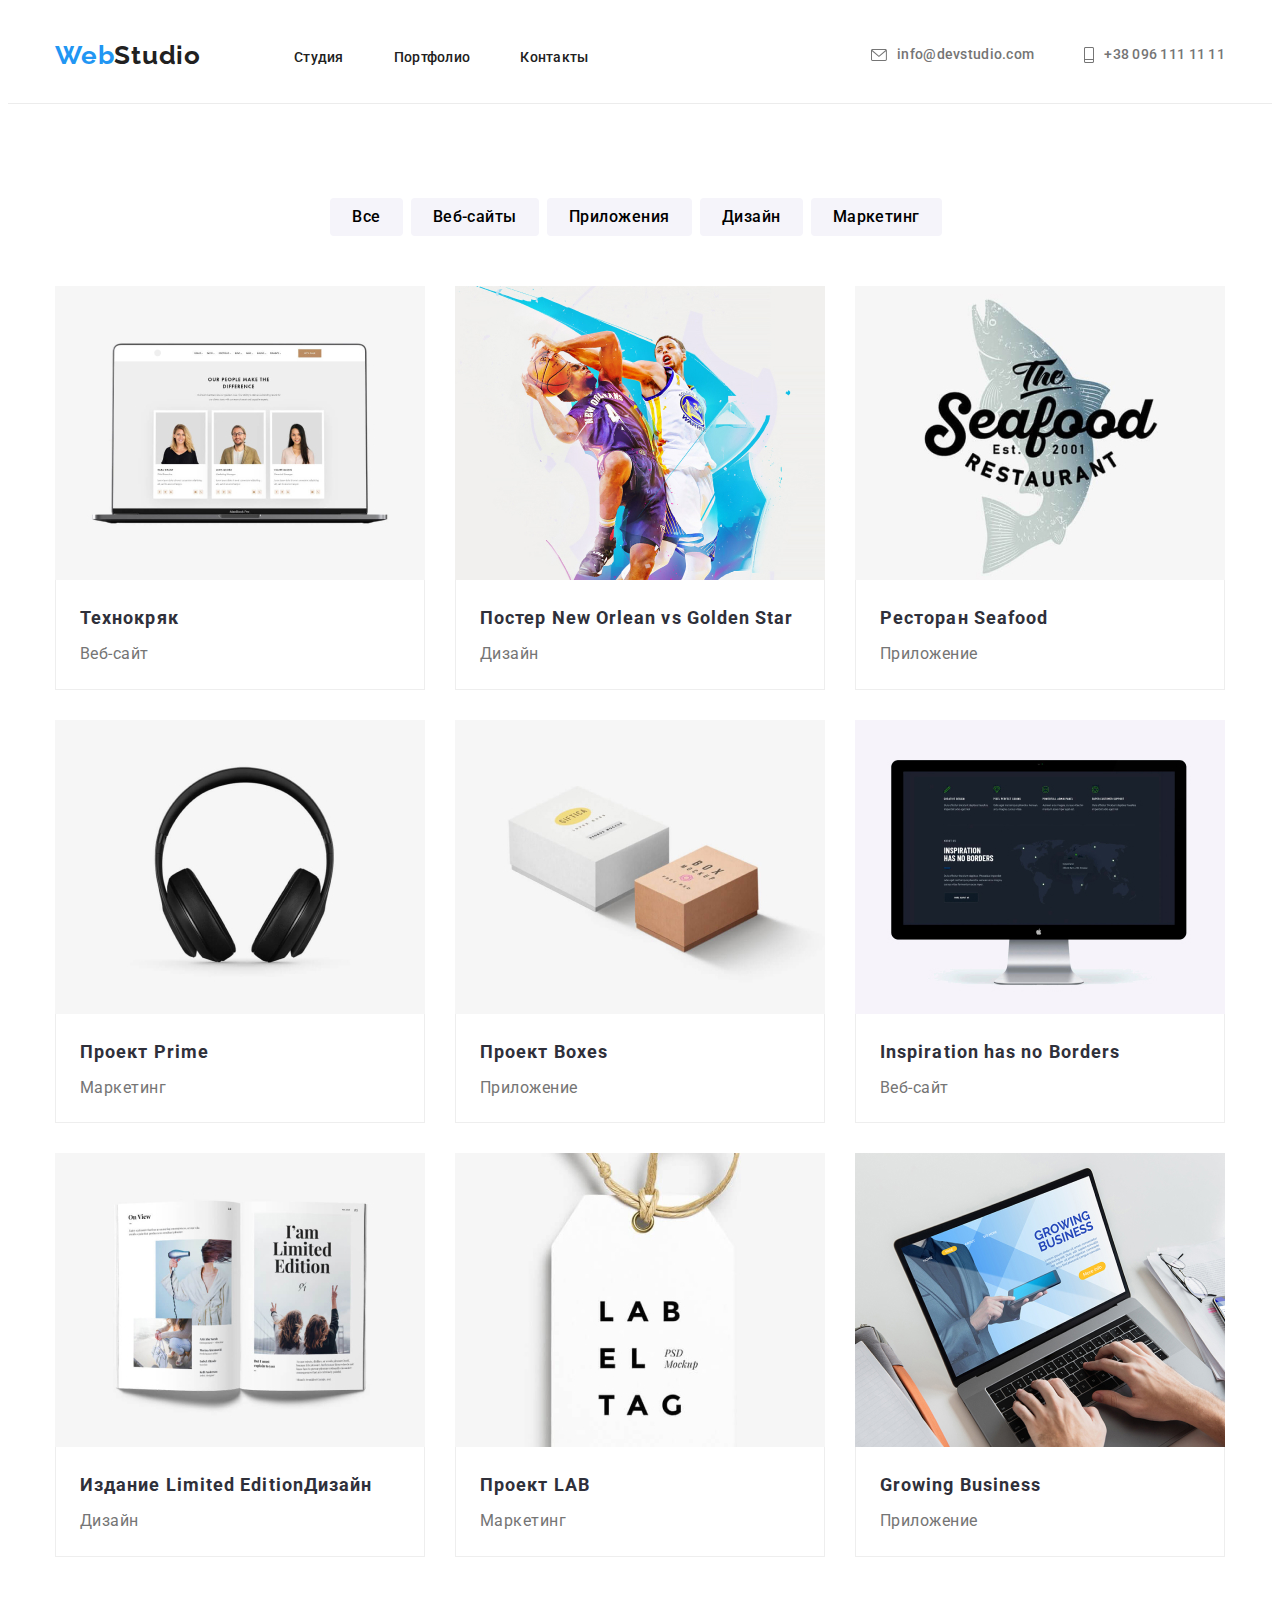
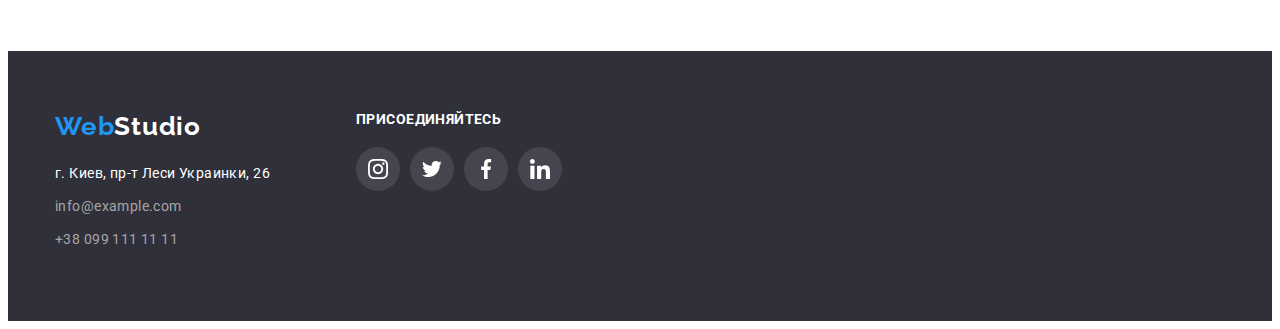
<file: portfolio.html>
<!DOCTYPE html>
<html lang="en">
<head>
    <meta charset="UTF-8">
    <meta http-equiv="X-UA-Compatible" content="IE=edge">
    <meta name="viewport" content="width=device-width, initial-scale=1.0">
    <title>Document</title>
    <link rel="preconnect" href="https://fonts.googleapis.com">
    <link rel="preconnect" href="https://fonts.gstatic.com" crossorigin>
    <link href="https://fonts.googleapis.com/css2?family=Raleway:wght@700&family=Roboto:wght@400;500;700;900&display=swap" rel="stylesheet">
    <link rel="stylesheet" href="https://cdnjs.cloudflare.com/ajax/libs/modern-normalize/1.1.0/modern-normalize.min.css" integrity="sha512-wpPYUAdjBVSE4KJnH1VR1HeZfpl1ub8YT/NKx4PuQ5NmX2tKuGu6U/JRp5y+Y8XG2tV+wKQpNHVUX03MfMFn9Q==" crossorigin="anonymous" referrerpolicy="no-referrer" />
    <link rel="stylesheet" href="css/styles.css">
   
</head>
<body>

    <!--header-portfolio-->

    <header class="header">
        <div class="conteiner">
            <nav class="header-nav">
                <a href="/" class="header-link link"><span>Web</span>Studio</a>
                <ul class="header-section list">
                    <li class="header-list"><a href="Студия" class="header-list-nav link">Студия</a></li>    
                    <li class="header-list"><a href="./portfolio.html" class="header-list-nav link">Портфолио</a></li>
                    <li class="header-list"><a href="Контакты" class="header-list-nav link">Контакты</a></li>
                </ul>
               
                <ul class="header-contacts list"> 
                    <li class="header-list">
                        <a  href="info@devstudio.com" class="contacts-link link">
                            <svg class="header-icon-nav"><use href="./images/icons.svg#icon-envelope-hover"></use></svg>info@devstudio.com
                        </a> 
                    </li>
                    
                    <li class="header-list">
                        <a href="+380961111111" class="contacts-link link"> 
                            <svg class="header-icon-img"><use href="./images/icons.svg#icon-Vector"></use></svg>+38 096 111 11 11
                        </a>
                    </li>
                </ul>
           </nav>
        </div>
    </header>    
         <!--btn-portfolio--> 
 <main>
     <section class="button-section">
          <div class="conteiner">
                    <ul class="portfolio-list-btn list">
                        <li class="portfolio-items-btn"><button class="portfolio-btn" type="button">Все</button></li>
                        <li class="portfolio-items-btn"><button class="portfolio-btn" type="button">Веб-сайты</button></li>
                        <li class="portfolio-items-btn"><button class="portfolio-btn" type="button">Приложения</button></li>
                        <li class="portfolio-items-btn"><button class="portfolio-btn" type="button">Дизайн</button></li>
                        <li class="portfolio-items-btn"><button class="portfolio-btn" type="button">Маркетинг</button></li>
                    </ul>
            
                    <!--portfolio-->

                    <ul class="portfolio-list list">
                        <li class="portfolio-items ">
                            <a class="portfolio-linc link" href="">
                                <div class="portfolio-items-wrap">
                                    <img class="portfolio-img" src="images/1jpg.jpg" alt="Технокряк" width="370">
                                    <p class="portfolio-items-text">Ресурс предлагает комплексные предложения с разным уровнем функционала и сервисов. Все это позволит посетителю получить исчерпывающие сведения о компании или частном лице.</p>
                                </div>
                                <div class="border-list">    
                                    <h3 class="portfolio-titel">Технокряк</h3>
                                    <p class="portfolio-text">Веб-сайт</p>
                                </div>
                            </a>
                        </li>
                        <li class="portfolio-items">
                            <a  class="portfolio-linc link"  href="">
                                <div class="portfolio-items-wrap">
                                    <img class="portfolio-img" src="images/2jpg.jpg" alt="Постер New Orlean vs Golden Star" width="370" >
                                    <p class="portfolio-items-text">Ресурс предлагает комплексные предложения с разным уровнем функционала и сервисов. Все это позволит посетителю получить исчерпывающие сведения о компании или частном лице.</p>
                                </div>
                                <div  class="border-list">    
                                    <h3 class="portfolio-titel">Постер New Orlean vs Golden Star</h3>
                                    <p class="portfolio-text">Дизайн</p>
                                </div>
                           </a>
                        </li>
                        <li class="portfolio-items">
                                <a  class="portfolio-linc link"  href="">
                                    <div class="portfolio-items-wrap">
                                        <img class="portfolio-img" src="images/3jpg.jpg" alt="Ресторан Seafood" width="370">
                                        <p class="portfolio-items-text">Ресурс предлагает комплексные предложения с разным уровнем функционала и сервисов. Все это позволит посетителю получить исчерпывающие сведения о компании или частном лице.</p>
                                    </div>
                                    <div  class="border-list">    
                                        <h3 class="portfolio-titel">Ресторан Seafood</h3>
                                        <p class="portfolio-text">Приложение</p>
                                    </div>
                                </a>    
                        </li>
                        <li class="portfolio-items">
                            <a  class="portfolio-linc link"  href="">
                                <div class="portfolio-items-wrap">
                                 <img class="portfolio-img" src="images/4jpg.jpg" alt="Проект Prime" width="370">
                                  <p class="portfolio-items-text">Ресурс предлагает комплексные предложения с разным уровнем функционала и сервисов. Все это позволит посетителю получить исчерпывающие сведения о компании или частном лице.</p>
                                </div>
                                   
                                <div  class="border-list">    
                                    <h3 class="portfolio-titel">Проект Prime</h3>
                                    <p class="portfolio-text">Маркетинг</p>
                                </div>
                            </a>     
                        </li>
                        <li class="portfolio-items">
                                <a  class="portfolio-linc link"  href="">
                                    <div class="portfolio-items-wrap">
                                        <img class="portfolio-img" src="images/5jpg.jpg" alt="Проект Boxes" width="370">
                                        <p class="portfolio-items-text">Ресурс предлагает комплексные предложения с разным уровнем функционала и сервисов. Все это позволит посетителю получить исчерпывающие сведения о компании или частном лице.</p>
                                    </div>
                                    <div  class="border-list">   
                                        <h3 class="portfolio-titel">Проект Boxes</h3>
                                        <p class="portfolio-text">Приложение</p>
                                   </div>
                                </a>
                        </li>
                        <li class="portfolio-items">
                                <a  class="portfolio-linc link"  href="">
                                    <div class="portfolio-items-wrap">
                                        <img class="portfolio-img" src="images/6jpg.jpg" alt="Inspiration has no Borders" width="370">
                                        <p class="portfolio-items-text">Ресурс предлагает комплексные предложения с разным уровнем функционала и сервисов. Все это позволит посетителю получить исчерпывающие сведения о компании или частном лице.</p>
                                    </div>
                                    <div  class="border-list">   
                                        <h3 class="portfolio-titel">Inspiration has no Borders</h3>
                                        <p class="portfolio-text">Веб-сайт</p>
                                    </div>
                                </a>
                        </li>
                        <li class="portfolio-items">
                                <a  class="portfolio-linc link"  href="">
                                    <div class="portfolio-items-wrap">
                                        <img class="portfolio-img" src="images/7jpg.jpg" alt="Издание Limited Edition" width="370">
                                        <p class="portfolio-items-text">Ресурс предлагает комплексные предложения с разным уровнем функционала и сервисов. Все это позволит посетителю получить исчерпывающие сведения о компании или частном лице.</p>
                                    </div>
                                    <div  class="border-list">
                                        <h3 class="portfolio-titel">Издание Limited EditionДизайн</h3>
                                        <p class="portfolio-text">Дизайн</p>
                                    </div>
                                </a>
                        </li>
                        <li class="portfolio-items">
                            <a  class="portfolio-linc link"  href="">
                               <div class="portfolio-items-wrap">
                                    <img class="portfolio-img" src="images/8jpg.jpg" alt="Проект LAB" width="370">
                                    <p class="portfolio-items-text">Ресурс предлагает комплексные предложения с разным уровнем функционала и сервисов. Все это позволит посетителю получить исчерпывающие сведения о компании или частном лице.</p>
                               </div>
                               <div  class="border-list">    
                                    <h3 class="portfolio-titel">Проект LAB</h3>
                                    <p class="portfolio-text">Маркетинг</p>
                              </div>
                          </a>
                        </li>
                        <li class="portfolio-items">
                            <a  class="portfolio-linc link"  href="">
                                <div class="portfolio-items-wrap">
                                    <img class="portfolio-img" src="images/9jpg.jpg" alt="Growing Business" width="370">
                                    <p class="portfolio-items-text">Ресурс предлагает комплексные предложения с разным уровнем функционала и сервисов. Все это позволит посетителю получить исчерпывающие сведения о компании или частном лице.</p>
                                </div>
                                <div  class="border-list">   
                                    <h3 class="portfolio-titel">Growing Business</h3>
                                    <p class="portfolio-text">Приложение</p>
                                </div>
                            </a>
                        </li>
                    </ul>
         </div>
        </section>
    </main>

 <!--portfolio-footer-->
 <footer class="footer">
    <div class="conteiner footer-content">
        <div class="footer-box">
            <a href="/" class="footer-link link"><span>Web</span>Studio</a>
             <address class="footer-contacts">
                     <ul class="footer-list list">
                         <li class="footer-item"><a  class="footer-item-link-nav link" href="http://surl.li/botji">г. Киев, пр-т Леси Украинки, 26</a></li>
                         <li class="footer-item"><a class="footer-item-link link" href="info@example.com">info@example.com</a></li>
                         <li class="footer-item"><a class="footer-item-link link" href="+380991111111">+38 099 111 11 11</a></li>
                     </ul>
             </address>
         </div>
         <div class="footer-icon-box">
              <p class="footer-text-icon">присоединяйтесь</p>
                <ul class="footer-list-icon list">
                     <li >
                         <a href="" class="footer-item-icon">
                             <svg class="footer-icon">
                                 <use href="./images/icons.svg#icon-instagram"></use>
                             </svg>
                         </a>
                     </li>
                     <li >
                         <a href="" class="footer-item-icon">
                             <svg class="footer-icon">
                                <use href="./images/icons.svg#icon-twit"></use>
                             </svg>
                        </a>
                     </li>
                     <li >
                         <a href="" class="footer-item-icon">
                             <svg class="footer-icon">
                             <use href="./images/icons.svg#icon-facebook"></use>
                          </svg>
                         </a>
                     </li>
                     <li >
                         <a href="" class="footer-item-icon">
                             <svg class="footer-icon">
                             <use href="./images/icons.svg#icon-linkedin"></use>
                          </svg>
                         </a>
                     </li>
                </ul>
       </div>
    </div>
    </footer>

</body>
</html>
</file>
<file: css/styles.css>
/* body */
body{
font-family: 'Roboto', sans-serif;

}

.link{
text-decoration:none;
}

.list{
list-style: none;
}


span{
color: #2196F3;
}

h1,
h2,
h3,
h4,
h5,
h6,
ul,
p{margin: 0;
padding: 0;
}


*{
    box-sizing: border-box;
}

*::before,
*::after{
    box-sizing: initial;
}
/*--header-section--*/

.conteiner {
    width: 1200px;
    padding-left: 15px;
    padding-right: 15px;
    margin-left: auto;
    margin-right: auto;
   
}


.header-nav {
    display: flex;
    align-items:center;
}

header{
    display: flex;
    padding-top: 32px;
    padding-bottom: 32px;
    border-bottom: 1px solid #ECECEC;
}

.header-section {
    display: flex;
}

.header-list {
 display: inline-block;
    margin-right:  50px;
    margin-left: auto;
    height: 16px;
}



.header-list:last-child{
    margin-right: 0px;
}


.header-contacts{
    display: flex;
    margin-left: auto;
}

.header-link {
    font-family: 'Raleway', sans-serif;
    font-weight: 700;
    font-size: 26px;
    line-height: 1.19;
    letter-spacing: 0.03em;
    color: #212121;
    display: flex;
    margin-right: 93px;
}


.header-list-nav {
    font-weight: 500;
    font-size: 14px;
    line-height: 1.14;
    letter-spacing: 0.02em;
    color: #212121;
    position: relative;
}

.header-list-nav::after{
    position: absolute;
    content: "";
    display: inline-block;
    width: 100%;
    height: 4px;
    background-color: #2196F3;
    left: 0px;
    bottom:0px;
    top: 53px;
    border-radius: 2px;
    opacity: 0;
    transition: opacity 250ms cubic-bezier(0.4, 0, 0.2, 1);
}


.header-list-nav:hover::after,
.header-list-nav:focus::after{
    opacity: 1;
}

.contacts-link:focus,
.contacts-link:hover,
.header-list-nav:hover,
.header-list-nav:focus{
    color: #2196F3;
} 



.contacts-link {
    font-weight: 500;
    font-size: 14px;
    line-height: 1.14;
    letter-spacing: 0.02em;
    color: #757575;
    display: flex;
    justify-content: center;
    align-items: center;
  
}




.header-icon-nav{
    width: 16px;
    height: 12px;
    fill: #757575;
    fill: currentColor;
    display: inline;
    margin-right: 10px;
}

.header-icon-img{
    width: 10px;
    height: 16px;
    margin-right: 10px;
    fill: currentColor;
}




/*--main-sektion--*/

.hero {
    text-align: center;
    padding-top: 200px;
    padding-bottom: 200px;
    max-width: 1600px;
    height: 600px;
    content: "";
    margin-left: auto;
    margin-right: auto;
    background-image: linear-gradient(
    to right,
    rgba(47, 48, 58, 0.4),
    rgba(47, 48, 58, 0.4)
     ),
    url(../images/img10.jpg);
    background-color:#2F303A;
}

.hero-title {
    font-weight: 900;
    font-size: 44px;
    line-height: 1.36;
    text-align: center;
    color: #FFFFFF;
}




.hero-btn{
    display: inline-block;
    align-items:center;
    font-weight: 700;
    font-size: 16px;
    line-height: 1.8;
    letter-spacing: 0.06em;
    color: #FFFFFF;
    background-color: #2196F3;
    cursor: pointer;
    border-radius: 6px;
    padding: 10px 32px;
    margin-top: 30px;
    border: 0;
}




.subtitle{
    padding-top: 94px;
    padding-bottom: 94px;
}

.subtitle-list {
    display: flex; 
}

.subtitle-items{
    width: 270px;
    margin-right: 30px;

}

.subtitle-items:last-child{
    margin-right: 0px;
}

    



.subtitle-titel {
    font-weight: 700;
    font-size: 14px;
    line-height: 1.14;
    letter-spacing: 0.03em;
    color: #212121;
}


.subtitle-text{
    font-weight: 400;
    font-size: 14px;
    line-height: 1.71;
    letter-spacing: 0.03em;
    color: #757575;
    display: flex;
    margin-top: 10px;
}

.subtitle-icons{
    display: flex;
    width: 270px;
    height: 120px;
    margin-bottom: 25px;
    background-color: #F5F4FA;
    justify-content: center;
    align-items: center;
    border-radius: 4px;
}

.subtitle-icons-img{
    width: 70px;
    height: 70px;
}



/*--specialization--*/

.specialization{
    display: flex;
    padding-bottom: 94px;
}



.specialization-title,
.command-title {
    font-weight: 700;
    font-size: 36px;
    line-height: 1.16;
    text-align: center;
    letter-spacing: 0.03em;
    color: #212121;
}

.specialization-list{
    display: flex;
    margin-top: 50px;
}

 
.specialization-items{
    display: block;
    margin-right: 30px;
    width: 370px;
    
}

.specialization-items:last-child{
    margin-right: 0px auto;
}

.specialization-img{
    display: block;  
}


.specialization-items{
    position: relative;
    display: block;
}

.specialization-text{
    width: 100%;
    padding-top: 27px;
    padding-bottom: 27px;
    bottom: 0px;
    left: 0px;
    position: absolute;
    font-weight: 700;
    font-size: 14px;
    line-height: 16px;
    text-align: center;
    letter-spacing: 0.03em;
    text-transform: uppercase;
    background-color: rgba(47, 48, 58, 0.801);
    color: #FFFFFF;


}



/*command*/

.command{
    background-color:  #F5F4FA;
    padding-top: 94px;
    padding-bottom: 94px;
}
    
.command-title{
    margin-bottom:  50px;
}

.command-list{
    display: flex;

}

.command-items{
    margin-right: 30px;

}

.command-items:last-child{
    margin-right: 0px;
}

.command-title-text {
    font-weight: 500;
    font-size: 16px;
    line-height: 1.18;
    letter-spacing: 0.03em;
    color: #212121;
    text-align: center;
    flex-wrap: wrap;
}
    
.command-text {
    font-weight: 400;
    font-size: 16px;
    line-height: 1.18;
    letter-spacing: 0.03em;
    color: #757575;
    text-align: center;
    margin-top: 10px;
}

.comand-img{
    display: block;
}

.command-box{
    box-shadow: 0px 1px 3px rgba(0, 0, 0, 0.12), 0px 1px 1px rgba(0, 0, 0, 0.14), 0px 2px 1px rgba(0, 0, 0, 0.2);
    border-radius: 0px 0px 4px 4px;
    padding-top:  30px;
    padding-bottom: 30px;
    background-color: #FFFFFF;
}



.command-box-svg{
    display: flex;
    width: 206px;
    height: 44px;
    margin: auto;
    margin-top: 16px;
   
}

.command-icon__link{
    display: block;
    width: 44px;
    padding: 12px 12px;
    border-radius: 100px 100px;
    margin-right: 10px;
    fill:#AFB1B8;
    transition: opacity 250ms cubic-bezier(0.4, 0, 0.2, 1);
}



.command-icon {
    display: block;
    width: 20px;
    height: 20px;
}


.command-icon__link:focus,
.command-icon__link:hover{
    background-color: #2196F3;
   fill: #FFFFFF;
}




/*--clients--*/




.clients {
    padding-top: 94px;
    padding-bottom: 94px;
}
.clients-title{
    font-weight: 700;
    font-size: 36px;
    line-height: 42px;
    text-align: center;
    letter-spacing: 0.03em;
    color: #212121;
}

.clients-list {
    display: flex;
}


.clients-list-items {
    display: flex;
    width: 170px;
    height: 92px;
    border: 1px solid#AFB1B8;
    justify-content: center;
    align-items: center;
    border-radius: 4px;
    margin-right: 30px;
    margin-top: 50px;
    fill: #AFB1B8;
    transition: opacity 250ms cubic-bezier(0.4, 0, 0.2, 1);
}




.clients-icons {
    width: 106px;
    height: 60px;
} 

.clients-list-items:last-child{
    margin-right: 0px auto;
}

.clients-list-items:focus,
.clients-list-items:hover{
    border: 1px solid #2196F3;
    fill: #2196F3;
}




/*--footer-sektion--*/


.footer{
    background-color: #2F303A;
    padding-top: 60px;
    padding-bottom: 60px;
    
}

.footer-list{
    margin-top:20px;
}

.footer-content{
    display: flex;
}


.footer-box{
width: 231px;
}    

.footer-link {
    font-family: 'Raleway', sans-serif;
    font-weight: 700;
    font-size: 26px;
    line-height: 1.19;
    letter-spacing: 0.03em;
    color: #FFFFFF;
    display: block;
}

.footer-item-link-nav{
    font-family: 'Roboto';
    font-style: normal;
    font-weight: 400;
    font-size: 14px;
    line-height: 1.71;
    letter-spacing: 0.03em;
    color:#FFFFFF

}


.footer-item-link {
    font-style: normal;
    font-weight: 400;
    font-size: 14px;
    line-height: 1.7;
    letter-spacing: 0.03em;
    color: #a6a6a6;
}

.footer-item{
    margin-bottom: 9px;
}


.footer-icon-box{
    width: 206px;
    height: 80px;
    margin-left: 70px;

}


.footer-text-icon{
    font-weight: 700;
    font-size: 14px;
    line-height: 16px;
    letter-spacing: 0.03em;
    text-transform: uppercase;
    color: #FFFFFF;
    display: block;
}


.footer-list-icon {
    display: flex;
    margin-top: 20px;
}

.footer-item-icon {
    display: block;
    width: 44px;
    padding: 12px;
    background-color:rgba(255, 255, 255, 0.1);
    border-radius: 100px;
    margin-right: 10px;
    transition: opacity 250ms cubic-bezier(0.4, 0, 0.2, 1);
}

.footer-icon {
    display: block;
    width: 20px;
    height: 20px;
    fill: #FFFFFF;
}


.footer-item-icon:hover,
.footer-item-icon:focus{
    background-color: #2196F3;
}


/*--portfolio-btn--*/


.portfolio-btn{
    font-family: 'Roboto';
    font-weight: 500;
    font-size: 16px;
    line-height: 1.62;
    letter-spacing: 0.03em;
    cursor: pointer;
    background-color:#F5F4FA;
    
    display: flex;
    padding: 6px 22px;
    border-radius: 4px;
    border-radius: 4px;
    border: 0;
    transition: opacity 250ms cubic-bezier(0.4, 0, 0.2, 1);
}



/*--portfolio--*/




.button-section{
padding-top: 94px;
padding-bottom: 94px;
}

.portfolio-list-btn{
display: flex;
margin-bottom: 50px;
justify-content: center;
}





.portfolio-btn:focus,
.portfolio-btn:hover{
background-color: #2196F3;
color: #FFFFFF;
box-shadow: 0px 1px 3px rgba(0, 0, 0, 0.12), 0px 1px 1px rgba(0, 0, 0, 0.14), 0px 2px 1px rgba(0, 0, 0, 0.2);
border-radius: 0px 0px 4px 4px;
}


.portfolio-items-btn{
display: flex;
margin-right: 8px;

}


.portfolio-list{
display: flex;
flex-wrap: wrap;
}

.portfolio-items {
 margin-right: 30px;
 margin-bottom: 30px;
 display: flex;
 flex-wrap: wrap;
 width:370px;
position: relative;
}
 
.portfolio-items-wrap{
position: relative;
overflow: hidden;
}

.portfolio-items:hover .portfolio-items-text{
    transform: translate(0);
}

.portfolio-items-text{
    position: absolute;
    height: 100%;
    left: 0;
    top: 0;
    color: #FFFFFF;
    font-weight: 400;
    font-size: 18px;
    line-height: 28px;
    letter-spacing: 0.03em;
    background-color:  rgba(33, 149, 243, 0.904);
    padding: 63px 24px;
    transform: translateY(100%);
    transition: transform 250ms linear;
}




.portfolio-items:hover,
.portfolio-items:focus{
box-shadow: 0px 1px 3px rgba(0, 0, 0, 0.12), 0px 1px 1px rgba(0, 0, 0, 0.14), 0px 2px 1px rgba(0, 0, 0, 0.2);
border-radius: 0px 0px 4px 4px;
}

.portfolio-items:nth-child(3n){
margin-right: 0px;
}

.portfolio-items:nth-last-child(-n+3){
margin-bottom: 0px;
}

.portfolio-img{
display: block; 
}

.border-list{  
padding: 20px 24px ;
border: 1px solid #EEEEEE;
border-top: 0px;
margin: 0px;
}

.portfolio-titel {
font-weight: 700;
font-size: 18px;
line-height: 2;
letter-spacing: 0.06em;
color: #2F303A;
display: flex;
}

.portfolio-text {
font-weight: 400;
font-size: 16px;
line-height: 1.8;
letter-spacing: 0.03em;
color: #757575;
display: flex;
flex-wrap: wrap;
padding-top: 4px;
}


.backdrop{
    position: fixed;
    width: 100vw;
    height: 100vh;
    background-color: rgba(0, 0, 0, 0.2);
    top: 0;

}

.modal{
    position: absolute;
    top: 50%;
    left: 50%;
    transform: translate(-50%, -50%);
    width: 528px;
    height: 581px;
    background-color:  #FFFFFF;
    border-radius: 4px;
}

.is-hidden{
    opacity: 0;
    pointer-events: none;
    visibility: hidden;
}

.button-modal{
 
    border-radius: 100px;
    background: #FFFFFF;
    border: 1px solid rgba(0, 0, 0, 0.1);
   
}
</file>
